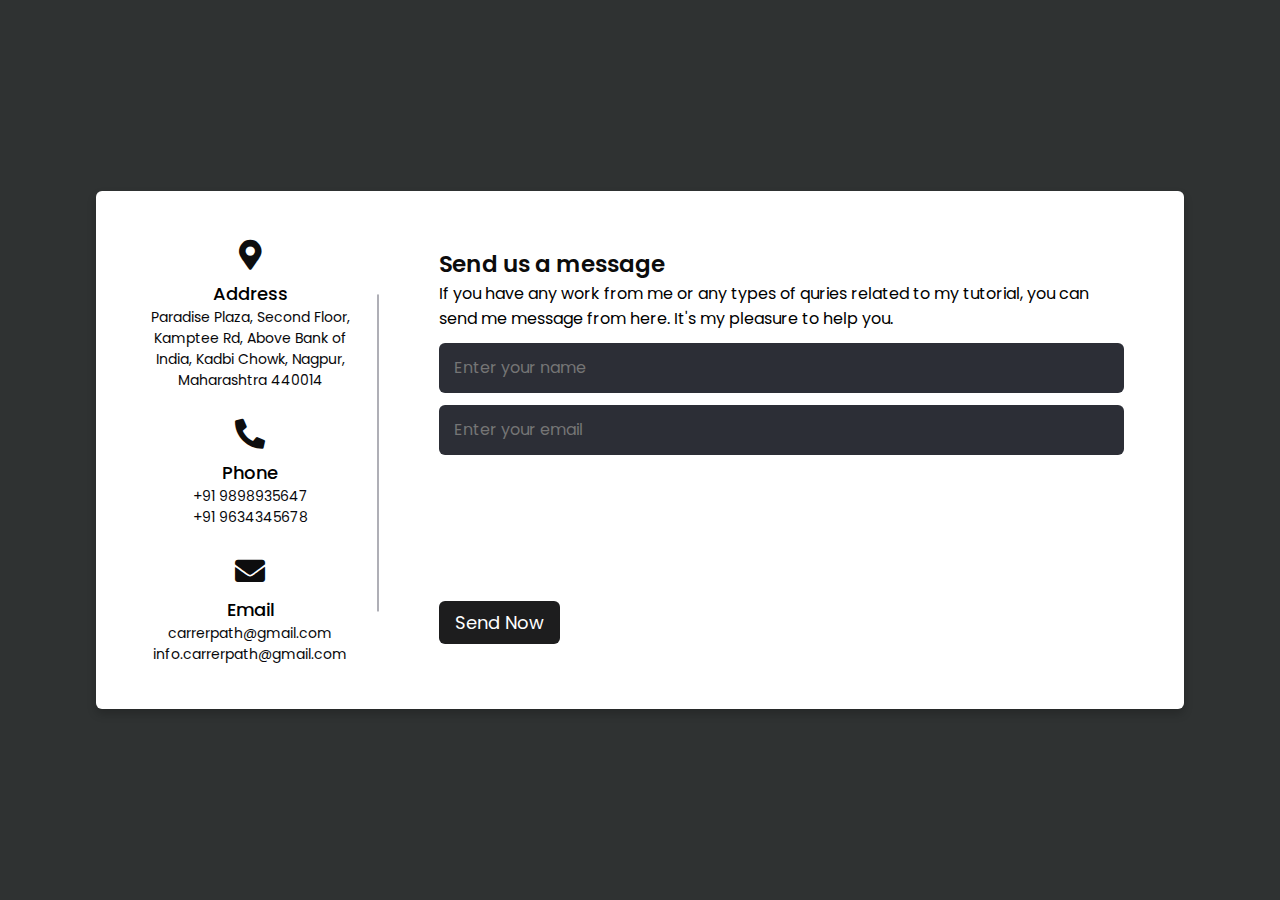
<file: contactus.html>
<!DOCTYPE html>

<html lang="en" dir="ltr">
  <head>
    <meta charset="UTF-8">
  
    <link rel="stylesheet" href="style.css">
    <title>Contact Us| Carrer path</title>
    <!-- Fontawesome CDN Link -->
    <link rel="stylesheet" href="https://cdnjs.cloudflare.com/ajax/libs/font-awesome/5.15.2/css/all.min.css"/>
     <meta name="viewport" content="width=device-width, initial-scale=1.0">
   </head>

   <style>

    /* Google Font CDN Link */
@import url('https://fonts.googleapis.com/css2?family=Poppins:wght@200;300;400;500;600;700&display=swap');
*{
  margin: 0;
  padding: 0;
  box-sizing: border-box;
  font-family: "Poppins" , sans-serif;
}
body{
  min-height: 100vh;
  width: 100%;
  background: #2f3232;
  display: flex;
  align-items: center;
  justify-content: center;
}
.container{
  width: 85%;
  background: #fff;
  border-radius: 6px;
  padding: 20px 60px 30px 40px;
  box-shadow: 0 5px 10px rgba(0, 0, 0, 0.2);
}
.container .content{
  display: flex;
  align-items: center;
  justify-content: space-between;
}
.container .content .left-side{
  width: 25%;
  height: 100%;
  display: flex;
  flex-direction: column;
  align-items: center;
  justify-content: center;
  margin-top: 15px;
  position: relative;
}
.content .left-side::before{
  content: '';
  position: absolute;
  height: 70%;
  width: 2px;
  right: -15px;
  top: 50%;
  transform: translateY(-50%);
  background: #afafb6;
}
.content .left-side .details{
  margin: 14px;
  text-align: center;
}
.content .left-side .details i{
  font-size: 30px;
  color: #0d0d0e;
  margin-bottom: 10px;
}
.content .left-side .details .topic{
  font-size: 18px;
  font-weight: 500;
}
.content .left-side .details .text-one,
.content .left-side .details .text-two{
  font-size: 14px;
  color: #08080b;
}
.container .content .right-side{
  width: 75%;
  margin-left: 75px;
}
.content .right-side .topic-text{
  font-size: 23px;
  font-weight: 600;
  color: #0c0c0c;
}
.right-side .input-box{
  height: 50px;
  width: 100%;
  margin: 12px 0;
}
.right-side .input-box input,
.right-side .input-box textarea{
  height: 100%;
  width: 100%;
  border: none;
  outline: none;
  font-size: 16px;
  background: #2c2e36;
  border-radius: 6px;
  padding: 0 15px;
  resize: none;
  color: #fcfcff;
}
.right-side .message-box{
  min-height: 110px;
}
.right-side .input-box textarea{
  padding-top: 6px;
}
.right-side .button{
  display: inline-block;
  margin-top: 12px;
}
.right-side .button input[type="button"]{
  color: #fff;
  font-size: 18px;
  outline: none;
  border: none;
  padding: 8px 16px;
  border-radius: 6px;
  background: #1d1d1e;
  cursor: pointer;
  transition: all 0.3s ease;
}
.button input[type="button"]:hover{
  background: #1a191b;
}

@media (max-width: 950px) {
  .container{
    width: 90%;
    padding: 30px 40px 40px 35px ;
  }
  .container .content .right-side{
   width: 75%;
   margin-left: 55px;
}
}
@media (max-width: 820px) {
  .container{
    margin: 40px 0;
    height: 100%;
  }
  .container .content{
    flex-direction: column-reverse;
  }
 .container .content .left-side{
   width: 100%;
   flex-direction: row;
   margin-top: 40px;
   justify-content: center;
   flex-wrap: wrap;
 }
 .container .content .left-side::before{
   display: none;
 }
 .container .content .right-side{
   width: 100%;
   margin-left: 0;
 }
}


   </style>
<body>
  <div class="container">
    <div class="content">
      <div class="left-side">
        <div class="address details">
          <i class="fas fa-map-marker-alt"></i>
          <div class="topic">Address</div>
          <div class="text-one">Paradise Plaza, Second Floor, Kamptee Rd, Above Bank of India, Kadbi Chowk, Nagpur, </div>
          <div class="text-two">Maharashtra 440014</div>
        </div>
        <div class="phone details">
          <i class="fas fa-phone-alt"></i>
          <div class="topic">Phone</div>
          <div class="text-one">+91 9898935647</div>
          <div class="text-two">+91 9634345678</div>
        </div>
        <div class="email details">
          <i class="fas fa-envelope"></i>
          <div class="topic">Email</div>
          <div class="text-one">carrerpath@gmail.com</div>
          <div class="text-two">info.carrerpath@gmail.com</div>
        </div>
      </div>
      <div class="right-side">
        <div class="topic-text">Send us a message</div>
        <p>If you have any work from me or any types of quries related to my tutorial, you can send me message from here. It's my pleasure to help you.</p>
      <form action="#">
        <div class="input-box">
          <input type="text" placeholder="Enter your name">
        </div>
        <div class="input-box">
          <input type="text" placeholder="Enter your email">
        </div>
        <div class="input-box message-box">
          
        </div>
        <div class="button">
          <input type="button" value="Send Now" >
        </div>
      </form>
    </div>
    </div>
  </div>
</body>
</html>
</file>
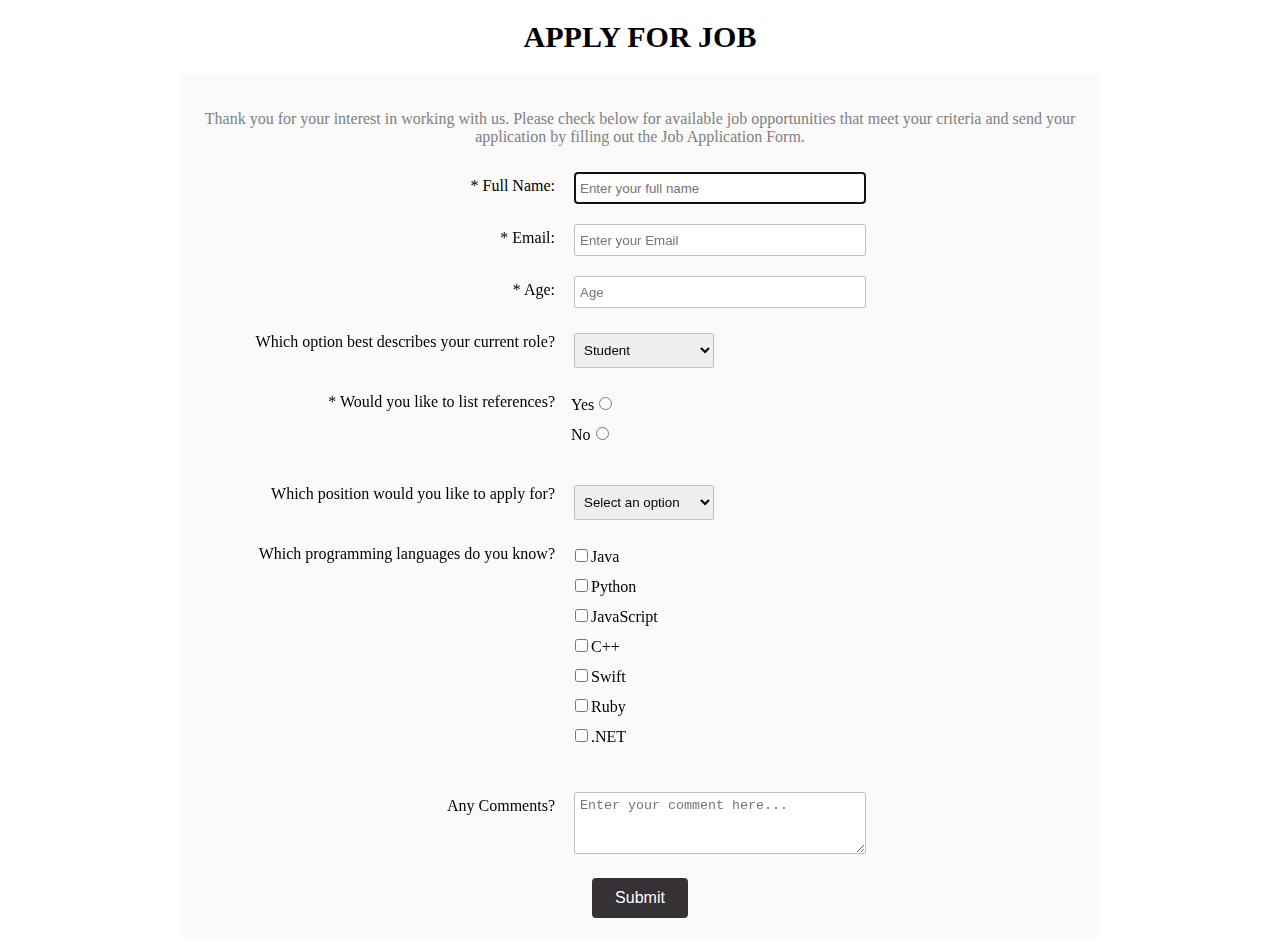
<file: job.html>
<!DOCTYPE html>
<html lang="en">
<head>
    <meta charset="UTF-8">
    <meta http-equiv="X-UA-Compatible" content="IE=edge">
    <meta name="viewport" content="width=device-width, initial-scale=1.0">
    <title>Apply job | Carrer path</title>
</head>

<style>
#title {
  text-transform: uppercase;
  text-align: center;
  font-size: 30px;
}
#description {
  text-align: center;
  color: gray;
}
#form-container {
  background-color: rgb(250, 250, 250);
  margin: 0 auto;
  border-radius: 4px;
  width: 75%;
  max-width: 900px;
  padding: 10px;
  padding-top: 20px;
}
.labels {
  display: inline-block;
  text-align: right;
  width: 40%;
  padding: 5px;
  vertical-align: top;
  margin-top: 10px;
}
.rightTab {
  display: inline-block;
  text-align: left;
  width: 48%;
  vertical-align: middle;
}

.input-field {
  height: 20px;
  width: 280px;
  padding: 5px;
  margin: 10px;
  border: 1px solid #c0c0c0;
  border-radius: 2px;
}
#wrapper {
  text-align: center;
}
#submit {
  background-color: rgb(53, 49, 53);
  border-radius: 4px;
  color: white;
  font-size: 1em;
  height: 40px;
  width: 96px;
  margin: 10px;
  border: 0px solid;
}

.dropdown {
  height: 35px;
  width: 140px;
  padding: 5px;
  margin: 10px;  
  margin-top: 15px;
  border: 1px solid #c0c0c0;
  border-radius: 2px;
}

.radio, .checkbox {
  position: relative;
  left: -43px;
  margin-left: 10px;
  display: block;
  padding-bottom: 10px;
}

@media screen and (max-width: 833px) {
  .input-field {
    width: 80%;
  }
  select {
    width: 90%;
  }
}

@media screen and (max-width: 520px) {
  .labels {
    width: 100%;
    text-align: left;
  }
  .rightTab {
    width: 80%;
    float: left;
  }
  .input-field {
    width: 100%;
  }
  select {
    width: 100%;
  }
}

</style>
<body>
    <h1 id="title">Apply for job </h1>
<div id="form-container">
  <p id="description">Thank you for your interest in working with us. Please check below for available job opportunities that meet your criteria and send your application by filling out the Job Application Form.</p>
  <form>
    <div class="rowTab">
      <div class="labels">
        <label id="name-label" for="name">* Full Name: </label>
      </div>
  <div class="rightTab">
        <input autofocus type="text" name="name" id="name" class="input-field" placeholder="Enter your full name" required>
      </div>
   </div>
    <div class="rowTab">
      <div class="labels">
        <label id="email-label" for="email">* Email: </label>
      </div>
      <div class="rightTab">
        <input type="email" name="email" id="email" class="input-field" required placeholder="Enter your Email">
      </div>
    </div>
<div class="rowTab">
      <div class="labels">
        <label id="number-label" for="age">* Age: </label>
      </div>
      <div class="rightTab">
        <input type="number" name="age" id="number" min="1" max="125" class="input-field" placeholder="Age">
      </div>
    </div>
    <div class="rowTab">
      <div class="labels">
        <label for="currentPos">Which option best describes your current role?</label>
      </div>
      <div class="rightTab">
        <select id="dropdown" name="currentPos" class="dropdown">
      <option disabled value>Select an option</option>
      <option  value="student">Student</option>
      <option value="job">Full Time Job</option>
     <option value="remote-job">Remote Job</option>
     <option value="intern">Intern</option>
      <option value="other">Other</option>
    </select>
      </div>
    </div>
<div class="rowTab">
      <div class="labels">
        <label for="userRating">* Would you like to list references?</label>
      </div>
      <div class="rightTab">
        <ul style="list-style: none;">
          <li class="radio"><label>Yes<input name="radio-buttons" value="1"  type="radio" class="userRatings" ></label></li>
          <li class="radio"><label>No<input name="radio-buttons" value="2"  type="radio" class="userRatings" ></label></li>
        </ul>
      </div>
    </div>
<div class="rowTab">
      <div class="labels">
        <label for="most-like">Which position would you like to apply for? </label>
      </div>
      <div class="rightTab">
        <select id="most-like" name="mostLike" class="dropdown">
      <option disabled selected value>Select an option</option>
      <option value="front-end">Front-end</option>
      <option value="fullstack">Fullstack</option>
      <option value="projectManager">Project Manager</option>
      <option value="javaDeveloper">Java Developer</option>
      <option value="artificialintelligenceExpert">AI expert</option>
    </select>
      </div>
    </div>
<div class="rowTab">
      <div class="labels">
        <label for="preferences">Which programming languages do you know?</label>
      </div>
      <div class="rightTab">
        <ul id="preferences" style="list-style: none;">
          <li class="checkbox"><label><input name="prefer" value="1" type="checkbox" class="userRatings">Java</label></li>
          <li class="checkbox"><input name="prefer" value="2" type="checkbox" class="userRatings">Python</li>
          <li class="checkbox"><label><input name="prefer" value="3" type="checkbox" class="userRatings">JavaScript</label></li>
          <li class="checkbox"><label><input name="prefer" value="4" type="checkbox" class="userRatings">C++</label></li>
          <li class="checkbox"><label><input name="prefer" value="5" type="checkbox" class="userRatings">Swift</label></li>
          <li class="checkbox"><label><input name="prefer" value="6" type="checkbox" class="userRatings">Ruby</label></li>
          <li class="checkbox"><label><input name="prefer" value="7" type="checkbox" class="userRatings">.NET</label></li>
          <li class="checkbox"><label>
        </ul>
      </div>
    </div>
    <div class="rowTab">
      <div class="labels">
        <label for="comments">Any Comments?</label>
      </div>
      <div class="rightTab">
        <textarea id="comments" class="input-field" style="height:50px;resize:vertical;" name="comment" placeholder="Enter your comment here..."></textarea>
      </div>
    </div>
  <div id="wrapper">
    <button id="submit" type="submit">Submit</button> </div>
  </form>

</div>
  
</body>
</html>
</file>
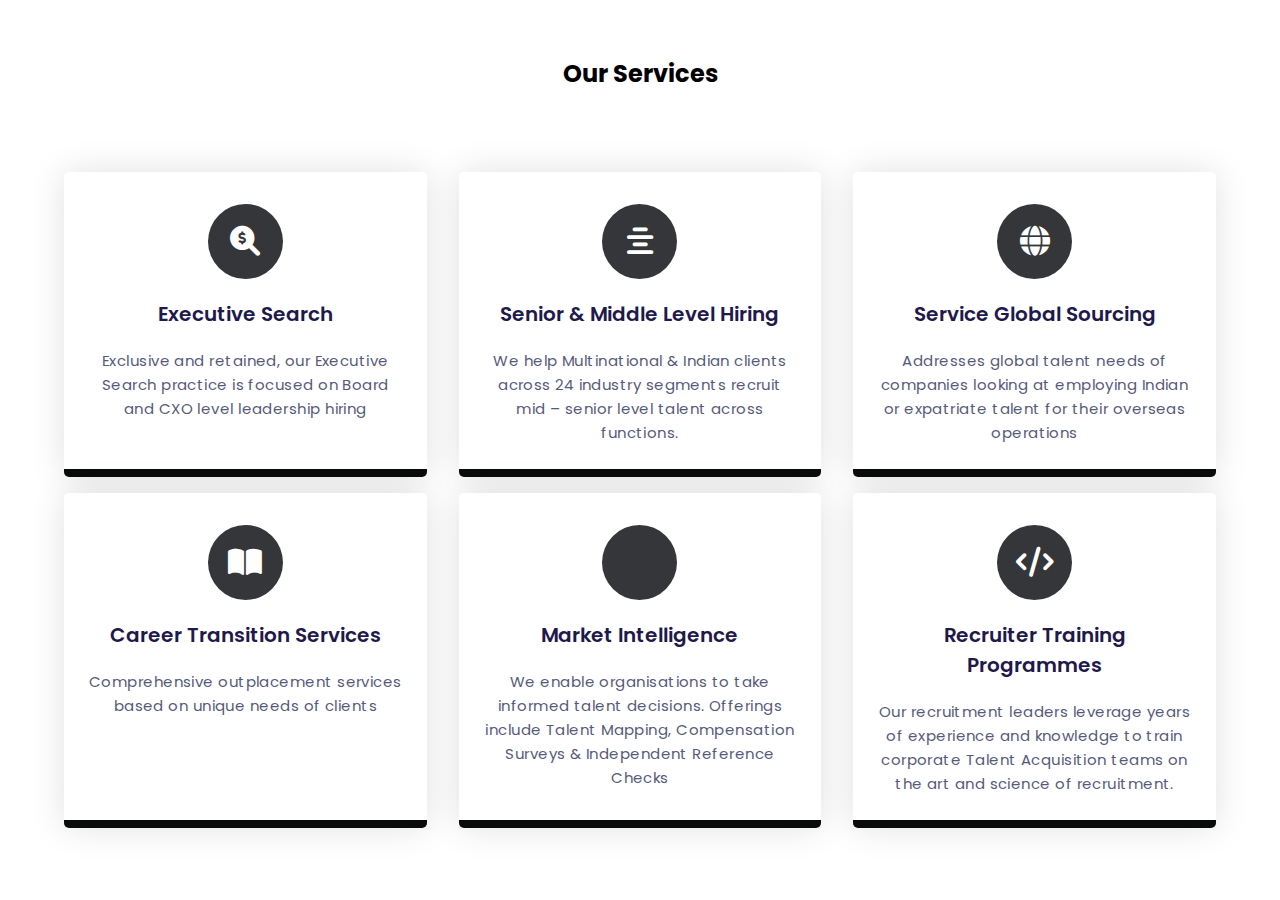
<file: services.html>
<!DOCTYPE html>
<html lang="en">
  <head>
    <meta name="viewport" content="width=device-width, initial-scale=1.0" />
    <title>Services | Carrer path</title>
    <!-- Font Awesome CDN-->
    <link
      rel="stylesheet"
      href="https://cdnjs.cloudflare.com/ajax/libs/font-awesome/6.0.0-beta3/css/all.min.css"
    />
    <!-- Google Font -->
    <link
      href="https://fonts.googleapis.com/css2?family=Poppins:wght@400;500;600&display=swap"
      rel="stylesheet"
    />
    <!-- Stylesheet -->
    <link rel="stylesheet" href="style.css" />
  </head>

  <style>
    * {
  padding: 0;
  margin: 0;
  box-sizing: border-box;
  font-family: "Poppins", sans-serif;
}
section {
  height: 100vh;
  width: 100%;
  display: grid;
  place-items: center;
}
.row {
  display: flex;
  flex-wrap: wrap;
}
.column {
  width: 100%;
  padding: 0 1em 1em 1em;
  text-align: center;
}
.card {
  width: 100%;
  height: 100%;
  padding: 2em 1.5em;
  background: linear-gradient(#ffffff 50%, #0a0b0b 50%);
  background-size: 100% 200%;
  background-position: 0 2.5%;
  border-radius: 5px;
  box-shadow: 0 0 35px rgba(0, 0, 0, 0.12);
  cursor: pointer;
  transition: 0.5s;
}
h3 {
  font-size: 20px;
  font-weight: 600;
  color: #1f194c;
  margin: 1em 0;
}
p {
  color: #575a7b;
  font-size: 15px;
  line-height: 1.6;
  letter-spacing: 0.03em;
}
.icon-wrapper {
  background-color: #343639;
  position: relative;
  margin: auto;
  font-size: 30px;
  height: 2.5em;
  width: 2.5em;
  color: #ffffff;
  border-radius: 50%;
  display: grid;
  place-items: center;
  transition: 0.5s;
}
.card:hover {
  background-position: 0 100%;
}
.card:hover .icon-wrapper {
  background-color: #ffffff;
  color: #8d9298;
}
.card:hover h3 {
  color: #ffffff;
}
.card:hover p {
  color: #f0f0f0;
}
@media screen and (min-width: 768px) {
  section {
    padding: 0 2em;
  }
  .column {
    flex: 0 50%;
    max-width: 50%;
  }
}
@media screen and (min-width: 992px) {
  section {
    padding: 1em 3em;
  }
  .column {
    flex: 0 0 33.33%;
    max-width: 33.33%;
  }
}


  </style>



  <body>
    <section>
      <div class="row">
        <h2 class="section-heading">Our Services</h2>
      </div>
      <div class="row">
        <div class="column">
          <div class="card">
            <div class="icon-wrapper">
                <i class="fa-solid fa-magnifying-glass-dollar"></i>
            </div>
            <h3>Executive Search</h3>
            <p>
                Exclusive and retained, our Executive Search practice is focused on Board and CXO level leadership hiring
            </p>
          </div>
        </div>
        <div class="column">
          <div class="card">
            <div class="icon-wrapper">
                <i class="fa-solid fa-align-center"></i>
            </div>
            <h3>Senior & Middle Level Hiring </h3>
            <p>
                We help Multinational & Indian clients across 24 industry segments recruit mid – senior level talent across functions.
            </p>
          </div>
        </div>
        <div class="column">
          <div class="card">
            <div class="icon-wrapper">
             <i class="fa-solid fa-globe"></i>
            </div>
            <h3>Service Global Sourcing</h3>
            <p>
                Addresses global talent needs of companies looking at employing Indian or expatriate talent for their overseas operations
            </p>
          </div>
        </div>
        <div class="column">
          <div class="card">
            <div class="icon-wrapper">
                <i class="fa-solid fa-book-open"></i>
            </div>
            <h3>Career Transition Services</h3>
            <p>
                Comprehensive outplacement services based on unique needs of clients
            </p>
          </div>
        </div>
        <div class="column">
          <div class="card">
            <div class="icon-wrapper">
                <i class="fa-solid fa-people-group"></i>
            </div>
            <h3>Market Intelligence</h3>
            <p>
                We enable organisations to take informed talent decisions. Offerings include Talent Mapping, Compensation Surveys & Independent Reference Checks
            </p>
          </div>
        </div>
        <div class="column">
          <div class="card">
            <div class="icon-wrapper">
                <i class="fa-solid fa-code"></i>
            </div>
            <h3>Recruiter Training Programmes</h3>
            <p>
                Our recruitment leaders leverage years of experience and knowledge to train corporate Talent Acquisition teams on the art and science of recruitment.
            </p>
          </div>
        </div>
      </div>
    </section>
  </body>
</html>
</file>
<file: style.css>
@import url('https://fonts.googleapis.com/css2?family=Poppins:wght@200;300;400;500;600;700&display=swap');
*{
  margin: 0;
  padding: 0;
  box-sizing: border-box;
  font-family: 'Poppins',sans-serif;
}
::selection{
  color: #000;
  background: #fff;
}
nav{
  position: fixed;
  background: #1b1b1b;
  width: 100%;
  padding: 10px 0;
  z-index: 12;
}
nav .menu{
  max-width: 1250px;
  margin: auto;
  display: flex;
  align-items: center;
  justify-content: space-between;
  padding: 0 20px;
}
.menu .logo a{
  text-decoration: none;
  color: #fff;
  font-size: 35px;
  font-weight: 500;
}
.menu ul{
  display: inline-flex;
}
.menu ul li{
  list-style: none;
  margin-left: 7px;
}
.menu ul li:first-child{
  margin-left: 0px;
}
.menu ul li a{
  text-decoration: none;
  color: #fff;
  font-size: 18px;
  font-weight: 500;
  padding: 8px 15px;
  border-radius: 5px;
  transition: all 0.3s ease;
}
.menu ul li a:hover{
  background: #fff;
  color: black;
}
.img{
  background: url('img/img.jpg')no-repeat;
  width: 100%;
  height: 100vh;
  background-size: cover;
  background-position: center;
  position: relative;
}
.img::before{
  content: '';
  position: absolute;
  height: 100%;
  width: 100%;
  background: rgba(0, 0, 0, 0.4);
}
.center{
  position: absolute;
  top: 52%;
  left: 50%;
  transform: translate(-50%, -50%);
  width: 100%;
  padding: 0 20px;
  text-align: center;
}
.center .title{
  color: #fff;
  font-size: 55px;
  font-weight: 600;
}
.center .sub_title{
  color: #fff;
  font-size: 25px;
  font-weight: 200;
}
.center .btns{
  margin-top: 20px;
}
.center .btns a{
  height: 55px;
  width: 170px;
  border-radius: 5px;
  border: none;
  margin: 0 10px;
  border: 2px solid white;
  font-size: 20px;
  font-weight: 500;
  padding: 0 10px;
  cursor: pointer;
  outline: none;
  transition: all 0.3s ease;
}
.center .btns a:first-child{
  color: #fff;
  background: none;
}
.btns a:first-child:hover{
  background: white;
  color: black;
}
.center .btns a:last-child{
  background: white;
  color: black;
}
</file>
